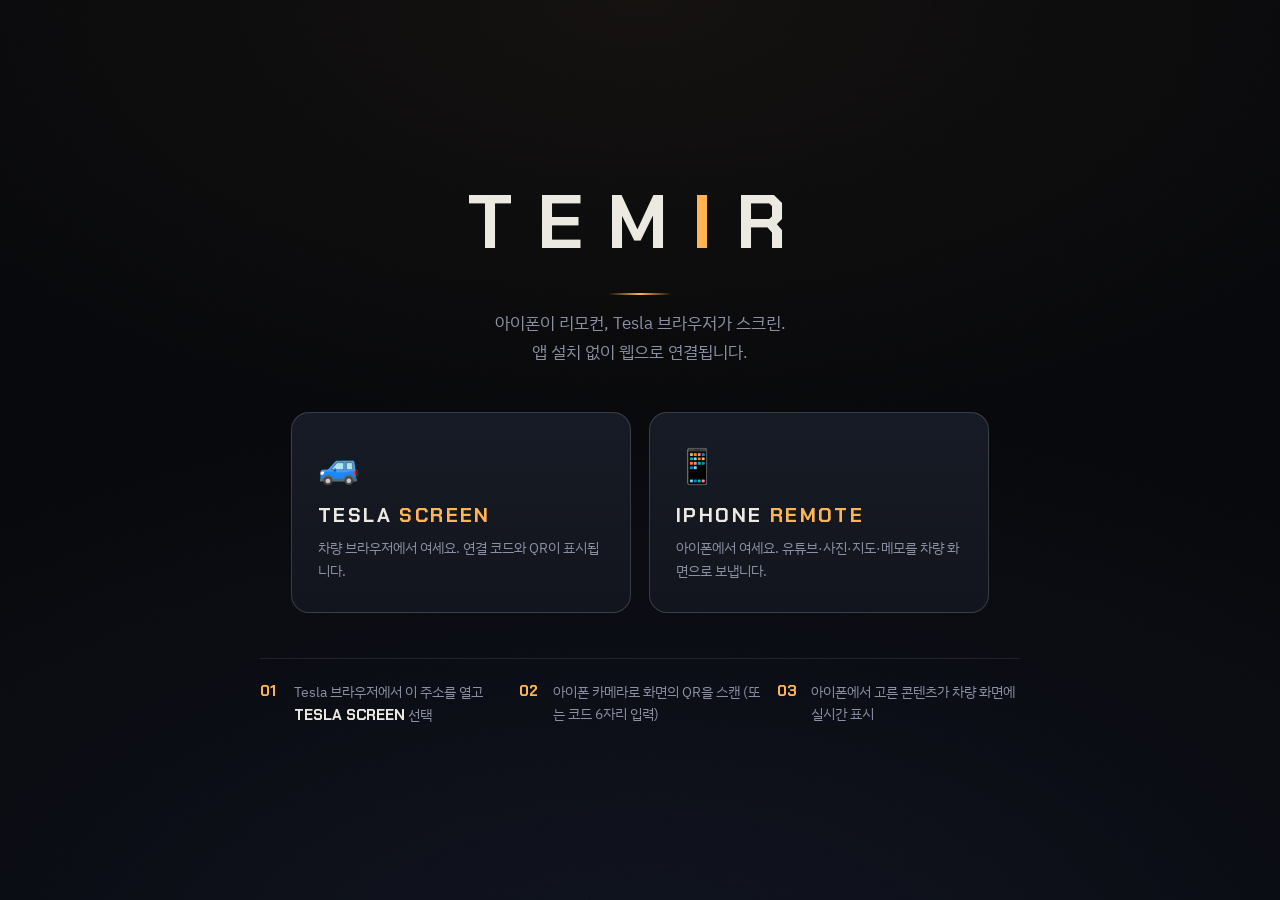
<file: static/index.html>
<!DOCTYPE html>
<html lang="ko">
<head>
<meta charset="utf-8">
<meta name="viewport" content="width=device-width, initial-scale=1, viewport-fit=cover">
<title>Temir — 아이폰으로 조작하는 Tesla 스크린</title>
<link rel="icon" href="data:image/svg+xml,<svg xmlns='http://www.w3.org/2000/svg' viewBox='0 0 100 100'><text y='.9em' font-size='90'>🚙</text></svg>">
<link rel="preconnect" href="https://fonts.googleapis.com">
<link rel="preconnect" href="https://fonts.gstatic.com" crossorigin>
<link href="https://fonts.googleapis.com/css2?family=Chakra+Petch:wght@500;600;700&family=IBM+Plex+Sans+KR:wght@400;500;700&display=swap" rel="stylesheet">
<link rel="stylesheet" href="/static/temir.css">
<style>
  .wrap {
    position: relative; z-index: 1;
    min-height: 100dvh;
    display: flex; flex-direction: column;
    align-items: center; justify-content: center;
    gap: clamp(28px, 5vh, 56px);
    padding: 32px 20px calc(32px + env(safe-area-inset-bottom));
  }
  .hero { text-align: center; }
  .hero .wordmark { font-size: clamp(40px, 8vw, 76px); }
  .hero .sub {
    margin-top: 14px;
    color: var(--dim);
    font-size: clamp(14px, 2vw, 17px);
    line-height: 1.7;
  }
  .hero .rule {
    width: 64px; height: 2px; margin: 22px auto 0;
    background: linear-gradient(90deg, transparent, var(--amber), transparent);
  }
  .cards {
    display: grid;
    grid-template-columns: repeat(auto-fit, minmax(260px, 340px));
    gap: 18px;
    width: 100%;
    max-width: 760px;
    justify-content: center;
  }
  a.card {
    display: block;
    text-decoration: none;
    color: var(--text);
    background: linear-gradient(180deg, var(--panel-2), var(--panel));
    border: 1px solid var(--line-strong);
    border-radius: 18px;
    padding: 30px 26px;
    transition: border-color 0.2s, transform 0.15s, box-shadow 0.2s;
  }
  a.card:hover, a.card:active {
    border-color: var(--amber);
    transform: translateY(-3px);
    box-shadow: 0 14px 40px rgba(0, 0, 0, 0.5), 0 0 0 3px var(--amber-glow);
  }
  .card .glyph { font-size: 34px; }
  .card h2 {
    font-family: var(--font-display);
    font-size: 20px;
    letter-spacing: 0.12em;
    margin: 14px 0 8px;
  }
  .card h2 em { color: var(--amber); font-style: normal; }
  .card p { color: var(--dim); font-size: 14px; line-height: 1.65; }
  .steps {
    max-width: 760px;
    width: 100%;
    border-top: 1px solid var(--line);
    padding-top: 22px;
    display: grid;
    grid-template-columns: repeat(auto-fit, minmax(200px, 1fr));
    gap: 16px;
  }
  .step { display: flex; gap: 12px; align-items: flex-start; }
  .step b {
    font-family: var(--font-display);
    color: var(--amber);
    font-size: 15px;
    min-width: 22px;
  }
  .step span { color: var(--dim); font-size: 13.5px; line-height: 1.6; }
</style>
</head>
<body>
<div class="wrap">
  <header class="hero rise">
    <div class="wordmark">TEM<span class="tick">I</span>R</div>
    <div class="rule"></div>
    <p class="sub">아이폰이 리모컨, Tesla 브라우저가 스크린.<br>앱 설치 없이 웹으로 연결됩니다.</p>
  </header>

  <nav class="cards">
    <a class="card rise" style="animation-delay:.1s" href="tv.html">
      <div class="glyph">🚙</div>
      <h2>TESLA <em>SCREEN</em></h2>
      <p>차량 브라우저에서 여세요. 연결 코드와 QR이 표시됩니다.</p>
    </a>
    <a class="card rise" style="animation-delay:.2s" href="remote.html">
      <div class="glyph">📱</div>
      <h2>IPHONE <em>REMOTE</em></h2>
      <p>아이폰에서 여세요. 유튜브·사진·지도·메모를 차량 화면으로 보냅니다.</p>
    </a>
  </nav>

  <section class="steps rise" style="animation-delay:.3s">
    <div class="step"><b>01</b><span>Tesla 브라우저에서 이 주소를 열고 <b style="color:var(--text)">TESLA SCREEN</b> 선택</span></div>
    <div class="step"><b>02</b><span>아이폰 카메라로 화면의 QR을 스캔 (또는 코드 6자리 입력)</span></div>
    <div class="step"><b>03</b><span>아이폰에서 고른 콘텐츠가 차량 화면에 실시간 표시</span></div>
  </section>
</div>
</body>
</html>
</file>
<file: static/temir.css>
/* Temir — Night Drive HUD 공통 토큰/베이스 */
:root {
  --bg: #07080b;
  --bg-2: #0d0f15;
  --panel: #12151d;
  --panel-2: #171b25;
  --line: rgba(255, 255, 255, 0.09);
  --line-strong: rgba(255, 255, 255, 0.16);
  --text: #ece9e1;
  --dim: #8b90a3;
  --faint: #565b6e;
  --amber: #ffb454;
  --amber-deep: #f5920b;
  --amber-glow: rgba(255, 180, 84, 0.28);
  --ok: #7ee2a8;
  --err: #ff6b6b;
  --font-display: "Chakra Petch", "IBM Plex Sans KR", sans-serif;
  --font-body: "IBM Plex Sans KR", "Chakra Petch", sans-serif;
}

* { margin: 0; padding: 0; box-sizing: border-box; -webkit-tap-highlight-color: transparent; }

html, body { height: 100%; }

body {
  background: var(--bg);
  color: var(--text);
  font-family: var(--font-body);
  -webkit-font-smoothing: antialiased;
  overflow-x: hidden;
}

/* 은은한 그레인 + 비네트 배경 */
body::before {
  content: "";
  position: fixed;
  inset: 0;
  pointer-events: none;
  z-index: 0;
  background:
    radial-gradient(120% 90% at 50% 0%, rgba(255, 180, 84, 0.05), transparent 55%),
    radial-gradient(140% 110% at 50% 110%, rgba(30, 40, 70, 0.35), transparent 60%);
}
body::after {
  content: "";
  position: fixed;
  inset: 0;
  pointer-events: none;
  z-index: 0;
  opacity: 0.5;
  background-image: url("data:image/svg+xml,%3Csvg xmlns='http://www.w3.org/2000/svg' width='120' height='120'%3E%3Cfilter id='n'%3E%3CfeTurbulence type='fractalNoise' baseFrequency='0.9' numOctaves='2'/%3E%3CfeColorMatrix type='saturate' values='0'/%3E%3CfeComponentTransfer%3E%3CfeFuncA type='linear' slope='0.05'/%3E%3C/feComponentTransfer%3E%3C/filter%3E%3Crect width='120' height='120' filter='url(%23n)'/%3E%3C/svg%3E");
}

.wordmark {
  font-family: var(--font-display);
  font-weight: 700;
  letter-spacing: 0.32em;
  text-transform: uppercase;
}
.wordmark .tick { color: var(--amber); }

.hud-label {
  font-family: var(--font-display);
  font-size: 11px;
  font-weight: 600;
  letter-spacing: 0.28em;
  text-transform: uppercase;
  color: var(--dim);
}

.dot {
  display: inline-block;
  width: 8px; height: 8px;
  border-radius: 50%;
  background: var(--faint);
  transition: background 0.3s, box-shadow 0.3s;
}
.dot.on { background: var(--ok); box-shadow: 0 0 10px rgba(126, 226, 168, 0.7); }
.dot.wait { background: var(--amber); box-shadow: 0 0 10px var(--amber-glow); animation: pulse 1.6s ease-in-out infinite; }
.dot.off { background: var(--err); }

@keyframes pulse { 0%, 100% { opacity: 1; } 50% { opacity: 0.35; } }

.btn {
  font-family: var(--font-display);
  font-weight: 600;
  letter-spacing: 0.08em;
  border: 1px solid var(--line-strong);
  background: var(--panel);
  color: var(--text);
  border-radius: 12px;
  cursor: pointer;
  transition: border-color 0.2s, background 0.2s, transform 0.1s;
  user-select: none;
}
.btn:active { transform: scale(0.97); }
.btn.primary {
  background: linear-gradient(180deg, var(--amber), var(--amber-deep));
  border-color: transparent;
  color: #1a1204;
}
.btn.primary:disabled { opacity: 0.45; }

input, textarea {
  font-family: var(--font-body);
  background: var(--bg-2);
  border: 1px solid var(--line-strong);
  border-radius: 12px;
  color: var(--text);
  outline: none;
}
input:focus, textarea:focus { border-color: var(--amber); box-shadow: 0 0 0 3px var(--amber-glow); }
input::placeholder, textarea::placeholder { color: var(--faint); }

/* HUD 코너 브래킷 장식 */
.brackets { position: relative; }
.brackets i {
  position: absolute;
  width: 18px; height: 18px;
  border: 2px solid var(--amber);
  opacity: 0.85;
  pointer-events: none;
}
.brackets i:nth-child(1) { top: -2px; left: -2px; border-right: 0; border-bottom: 0; }
.brackets i:nth-child(2) { top: -2px; right: -2px; border-left: 0; border-bottom: 0; }
.brackets i:nth-child(3) { bottom: -2px; left: -2px; border-right: 0; border-top: 0; }
.brackets i:nth-child(4) { bottom: -2px; right: -2px; border-left: 0; border-top: 0; }

@keyframes rise {
  from { opacity: 0; transform: translateY(14px); }
  to { opacity: 1; transform: translateY(0); }
}
.rise { animation: rise 0.55s cubic-bezier(0.2, 0.7, 0.2, 1) both; }
</file>
